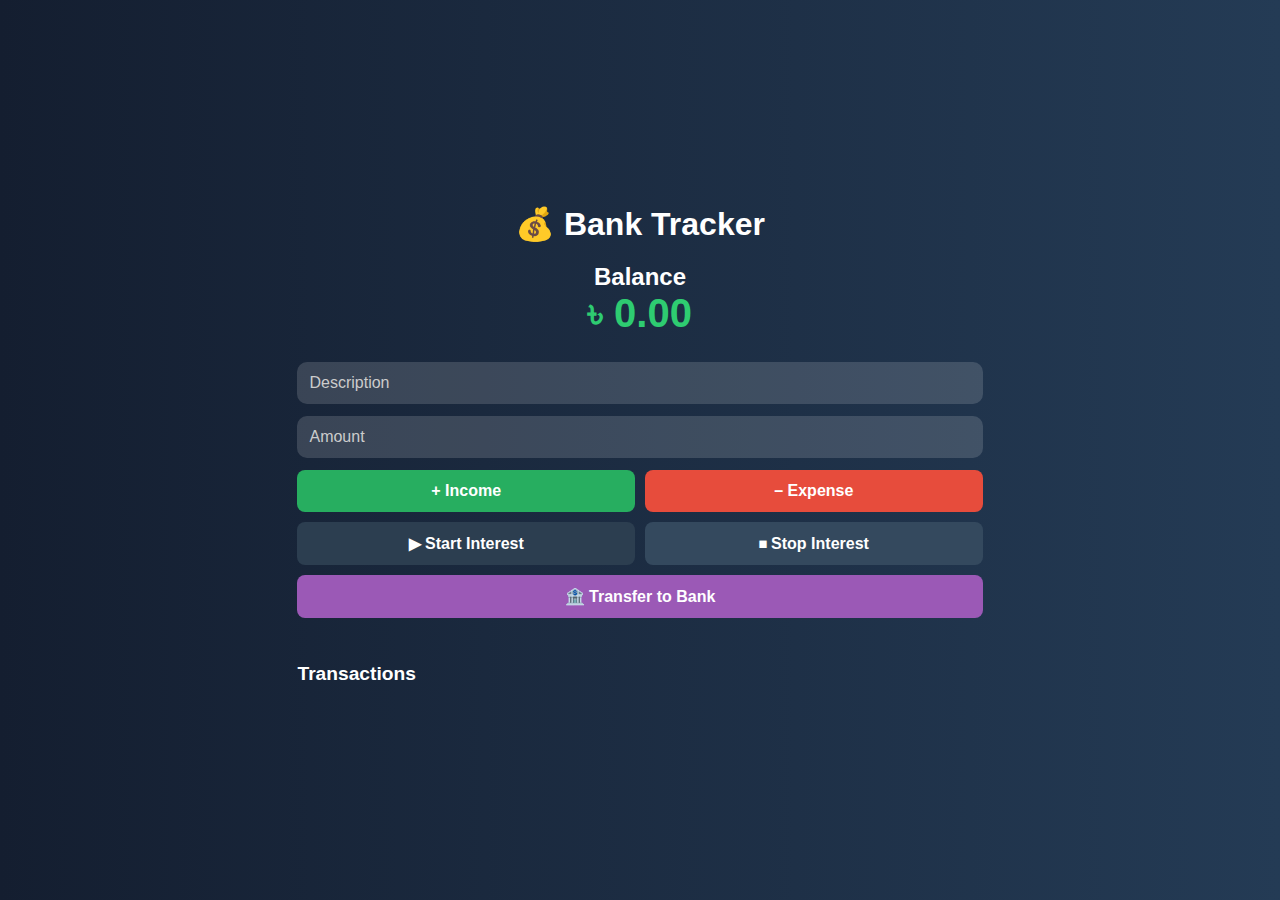
<file: Lesson 4/index.html>
<!DOCTYPE html>
<html lang="en">
<head>
  <meta charset="UTF-8" />
  <meta name="viewport" content="width=device-width, initial-scale=1.0" />
  <title>Bank Tracker UI</title>
  <link rel="stylesheet" href="style.css" />
</head>
<body>
  <div class="container">
    <h1>💰 Bank Tracker</h1>
    <div class="balance-box">
      <h2>Balance</h2>
      <p id="balance">৳ 0.00</p>
    </div>

    <div class="input-section">
      <input type="text" id="description" placeholder="Description" />
      <input type="number" id="amount" placeholder="Amount" />
      <div class="buttons">
  <button onclick="addTransaction('income')">+ Income</button>
  <button onclick="addTransaction('expense')">– Expense</button>
  <button onclick="startInterest()">▶ Start Interest</button>
  <button onclick="stopInterest()">⏹ Stop Interest</button>
  <button onclick="transferToBank()">🏦 Transfer to Bank</button>
</div>


    </div>
     <h3>Transactions</h3>
    <ul id="transaction-list"></ul>
  </div>

  <script src="script.js"></script>
</body>
</html>
</file>
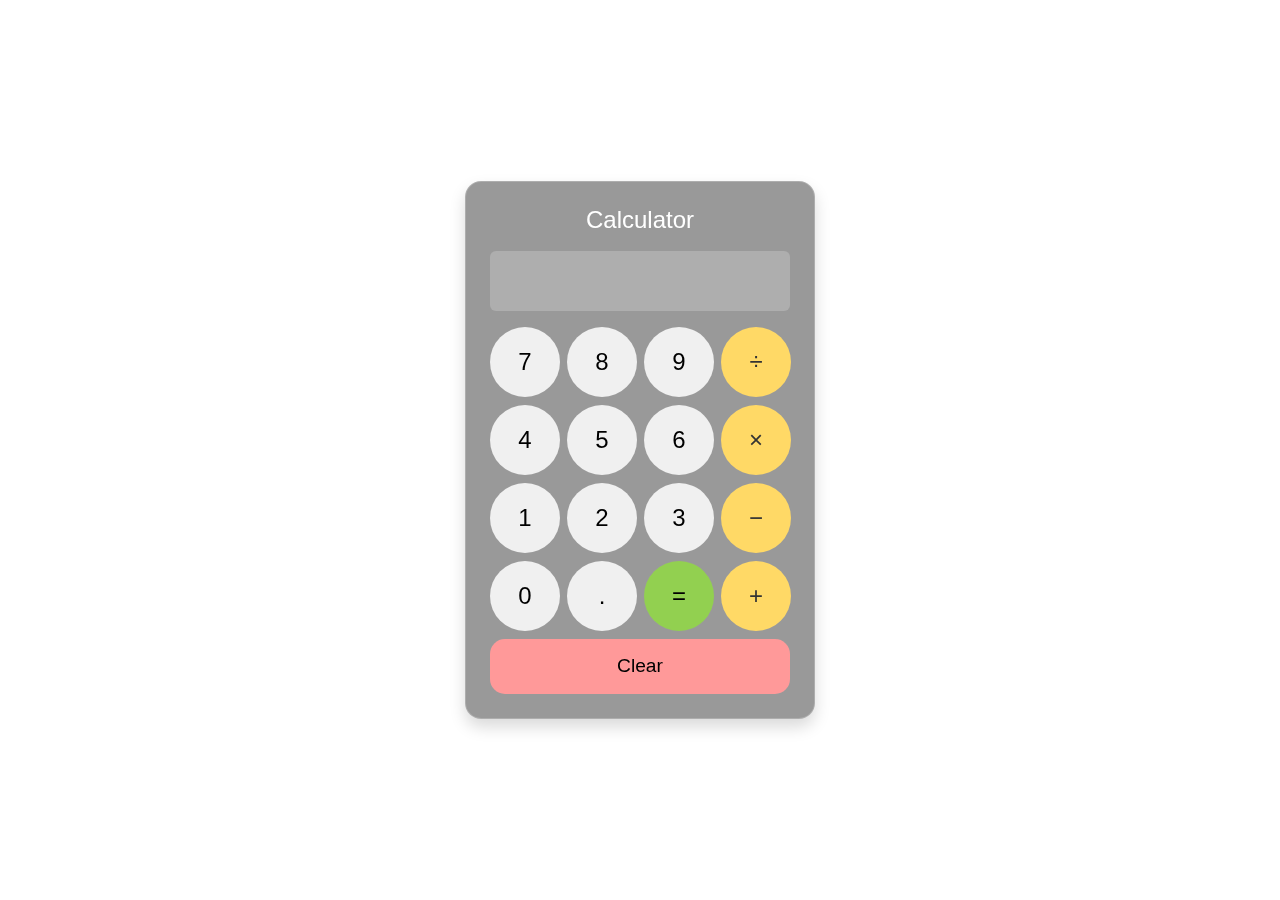
<file: Lesson 5/index.html>
<!DOCTYPE html>
<html lang="en">
<head>
  <meta charset="UTF-8" />
  <title>Animated Calculator</title>
  <link href="https://cdn.jsdelivr.net/npm/bootstrap@5.3.3/dist/css/bootstrap.min.css" rel="stylesheet" />
  <link rel="stylesheet" href="style.css" />
</head>
<body>

  <div class="background-gif"></div>

  <div class="d-flex justify-content-center align-items-center vh-100 position-relative">
    <div class="calculator p-4 rounded-4 shadow position-relative">
      <h4 class="text-center mb-3 text-white">Calculator</h4>
      <input type="text" id="display" class="form-control mb-3 text-end fs-5 input-box" readonly />

      <div class="row g-2">
        <div class="col-3"><button class="btn calc-btn" onclick="press('7')">7</button></div>
        <div class="col-3"><button class="btn calc-btn" onclick="press('8')">8</button></div>
        <div class="col-3"><button class="btn calc-btn" onclick="press('9')">9</button></div>
        <div class="col-3"><button class="btn op-btn" onclick="press('/')">÷</button></div>

        <div class="col-3"><button class="btn calc-btn" onclick="press('4')">4</button></div>
        <div class="col-3"><button class="btn calc-btn" onclick="press('5')">5</button></div>
        <div class="col-3"><button class="btn calc-btn" onclick="press('6')">6</button></div>
        <div class="col-3"><button class="btn op-btn" onclick="press('*')">×</button></div>

        <div class="col-3"><button class="btn calc-btn" onclick="press('1')">1</button></div>
        <div class="col-3"><button class="btn calc-btn" onclick="press('2')">2</button></div>
        <div class="col-3"><button class="btn calc-btn" onclick="press('3')">3</button></div>
        <div class="col-3"><button class="btn op-btn" onclick="press('-')">−</button></div>

        <div class="col-3"><button class="btn calc-btn" onclick="press('0')">0</button></div>
        <div class="col-3"><button class="btn calc-btn" onclick="press('.')">.</button></div>
        <div class="col-3"><button class="btn eq-btn" onclick="calculate()">=</button></div>
        <div class="col-3"><button class="btn op-btn" onclick="press('+')">+</button></div>

        <div class="col-12"><button class="btn clear-btn w-100" onclick="clearDisplay()">Clear</button></div>
      </div>
    </div>
  </div>

  <script>
    function press(val) {
      document.getElementById("display").value += val;
    }

    function calculate() {
      try {
        document.getElementById("display").value = eval(document.getElementById("display").value);
      } catch {
        document.getElementById("display").value = "Error";
      }
    }

    function clearDisplay() {
      document.getElementById("display").value = "";
    }
  </script>
</body>
</html>
</file>
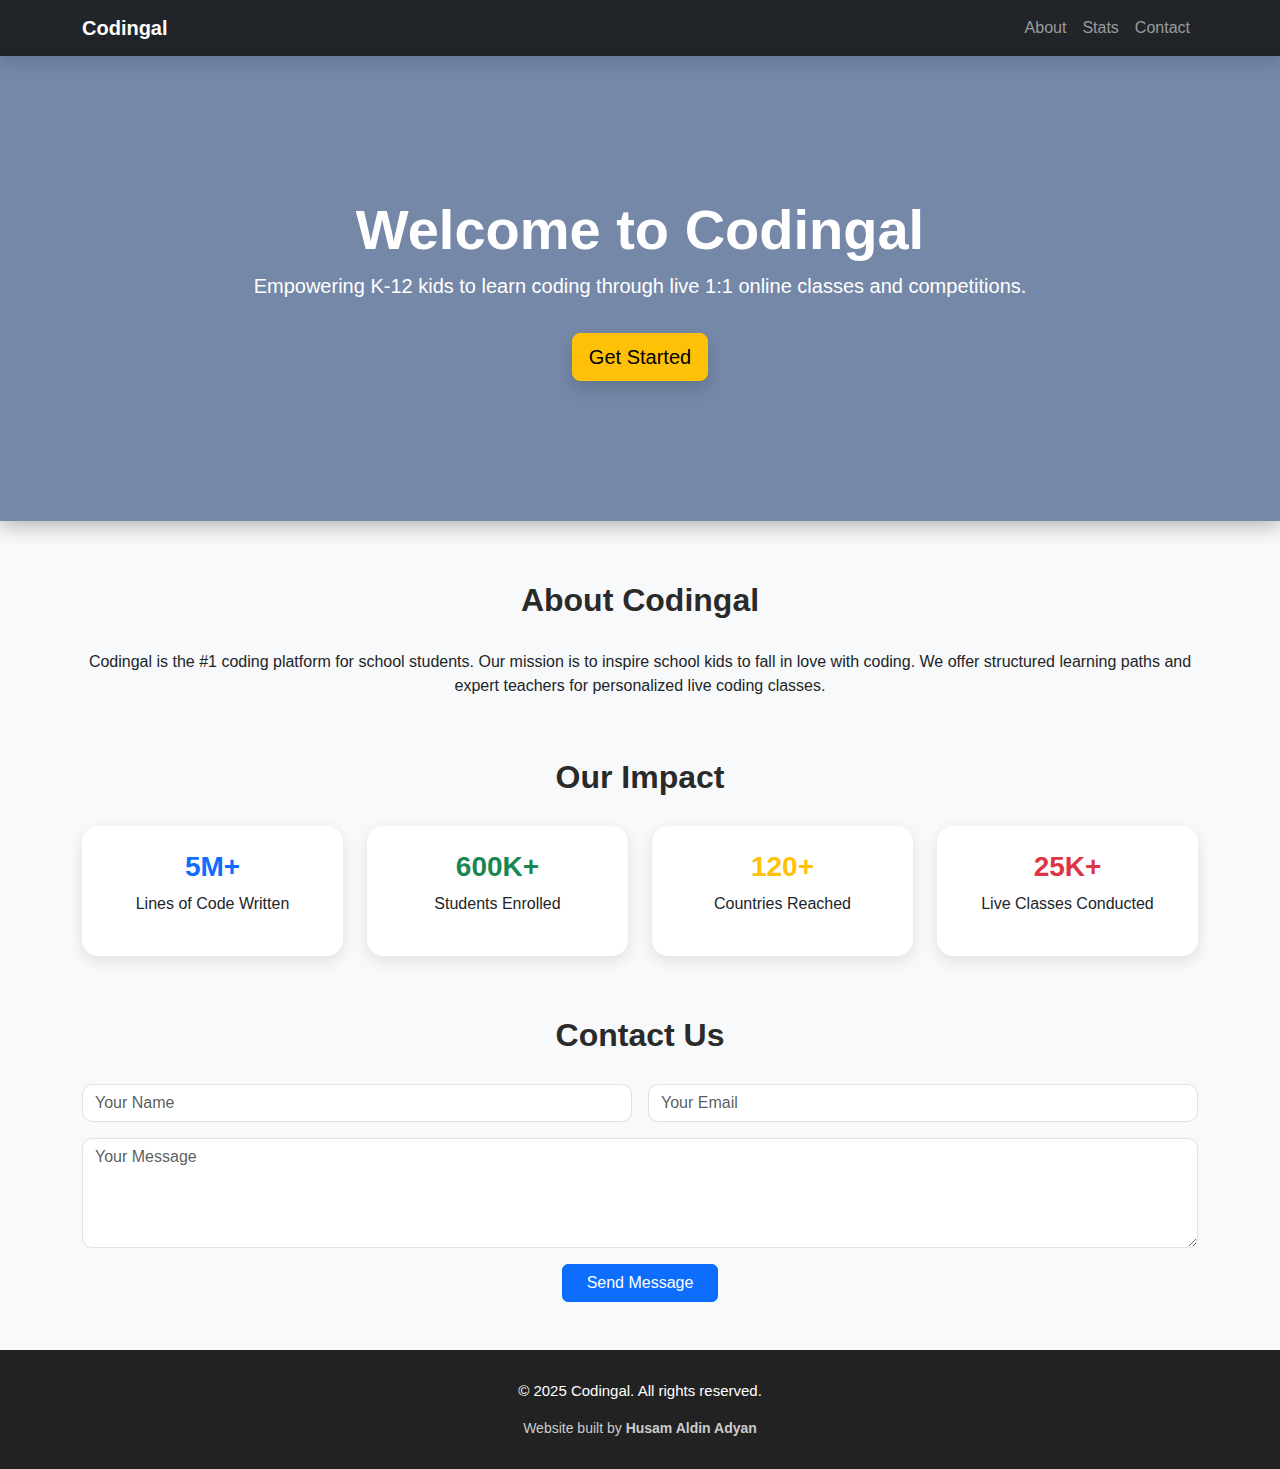
<file: Lesson 1/activity.html>
<!DOCTYPE html>
<html lang="en">
<head>
  <meta charset="UTF-8">
  <meta name="viewport" content="width=device-width, initial-scale=1.0">
  <title>Codingal - Empowering Kids to Code</title>
  <link href="https://cdn.jsdelivr.net/npm/bootstrap@5.3.0/dist/css/bootstrap.min.css" rel="stylesheet">
  <style>
    body {
      font-family: 'Segoe UI', sans-serif;
      background-color: #f8f9fa;
    }
    .hero {
      background: url('https://images.unsplash.com/photo-1596495577886-d920f1fb7238?auto=format&fit=crop&w=1350&q=80') center/cover no-repeat;
      color: white;
      padding: 140px 20px;
      text-align: center;
      box-shadow: 0 4px 20px rgba(0, 0, 0, 0.3);
      position: relative;
    }
    .hero::before {
      content: "";
      position: absolute;
      top: 0;
      left: 0;
      width: 100%;
      height: 100%;
      background-color: rgba(30, 60, 114, 0.6);
      z-index: 1;
    }
    .hero .container {
      position: relative;
      z-index: 2;
    }
    .section-title {
      margin: 60px 0 30px;
      font-weight: bold;
      color: #2a2a2a;
    }
    .card {
      border: none;
      border-radius: 16px;
      box-shadow: 0 5px 15px rgba(0,0,0,0.1);
      transition: transform 0.3s ease, box-shadow 0.3s ease;
    }
    .card:hover {
      transform: translateY(-5px);
      box-shadow: 0 10px 20px rgba(0,0,0,0.2);
    }
    form .form-control {
      border-radius: 10px;
    }
    form button {
      border-radius: 10px;
    }
    footer {
      background: #222;
      color: white;
      padding: 30px 0;
      font-size: 15px;
    }
    .credit {
      font-size: 14px;
      margin-top: 10px;
      color: #ccc;
    }
  </style>
</head>
<body>

  <nav class="navbar navbar-expand-lg navbar-dark bg-dark shadow">
    <div class="container">
      <a class="navbar-brand fw-bold" href="#">Codingal</a>
      <button class="navbar-toggler" type="button" data-bs-toggle="collapse" data-bs-target="#navbarNav">
        <span class="navbar-toggler-icon"></span>
      </button>
      <div class="collapse navbar-collapse" id="navbarNav">
        <ul class="navbar-nav ms-auto">
          <li class="nav-item"><a class="nav-link" href="#about">About</a></li>
          <li class="nav-item"><a class="nav-link" href="#stats">Stats</a></li>
          <li class="nav-item"><a class="nav-link" href="#contact">Contact</a></li>
        </ul>
      </div>
    </div>
  </nav>

  <div class="hero">
    <div class="container">
      <h1 class="display-4 fw-bold">Welcome to Codingal</h1>
      <p class="lead">Empowering K-12 kids to learn coding through live 1:1 online classes and competitions.</p>
      <a href="#contact" class="btn btn-warning btn-lg mt-3 shadow">Get Started</a>
    </div>
  </div>

  <div class="container" id="about">
    <h2 class="section-title text-center">About Codingal</h2>
    <p class="text-center">Codingal is the #1 coding platform for school students. Our mission is to inspire school kids to fall in love with coding. We offer structured learning paths and expert teachers for personalized live coding classes.</p>
  </div>

  <div class="container" id="stats">
    <h2 class="section-title text-center">Our Impact</h2>
    <div class="row text-center">
      <div class="col-md-3">
        <div class="card p-4">
          <h3 class="fw-bold text-primary">5M+</h3>
          <p>Lines of Code Written</p>
        </div>
      </div>
      <div class="col-md-3">
        <div class="card p-4">
          <h3 class="fw-bold text-success">600K+</h3>
          <p>Students Enrolled</p>
        </div>
      </div>
      <div class="col-md-3">
        <div class="card p-4">
          <h3 class="fw-bold text-warning">120+</h3>
          <p>Countries Reached</p>
        </div>
      </div>
      <div class="col-md-3">
        <div class="card p-4">
          <h3 class="fw-bold text-danger">25K+</h3>
          <p>Live Classes Conducted</p>
        </div>
      </div>
    </div>
  </div>

  <div class="container" id="contact">
    <h2 class="section-title text-center">Contact Us</h2>
    <form class="row g-3">
      <div class="col-md-6">
        <input type="text" class="form-control" placeholder="Your Name" required>
      </div>
      <div class="col-md-6">
        <input type="email" class="form-control" placeholder="Your Email" required>
      </div>
      <div class="col-12">
        <textarea class="form-control" placeholder="Your Message" rows="4" required></textarea>
      </div>
      <div class="col-12 text-center">
        <button type="submit" class="btn btn-primary px-4">Send Message</button>
      </div>
    </form>
  </div>

  <footer class="text-center mt-5">
    <p>&copy; 2025 Codingal. All rights reserved.</p>
    <div class="credit">Website built by <strong>Husam Aldin Adyan</strong></div>
  </footer>

  <script src="https://cdn.jsdelivr.net/npm/bootstrap@5.3.0/dist/js/bootstrap.bundle.min.js"></script>
</body>
</html>
</file>
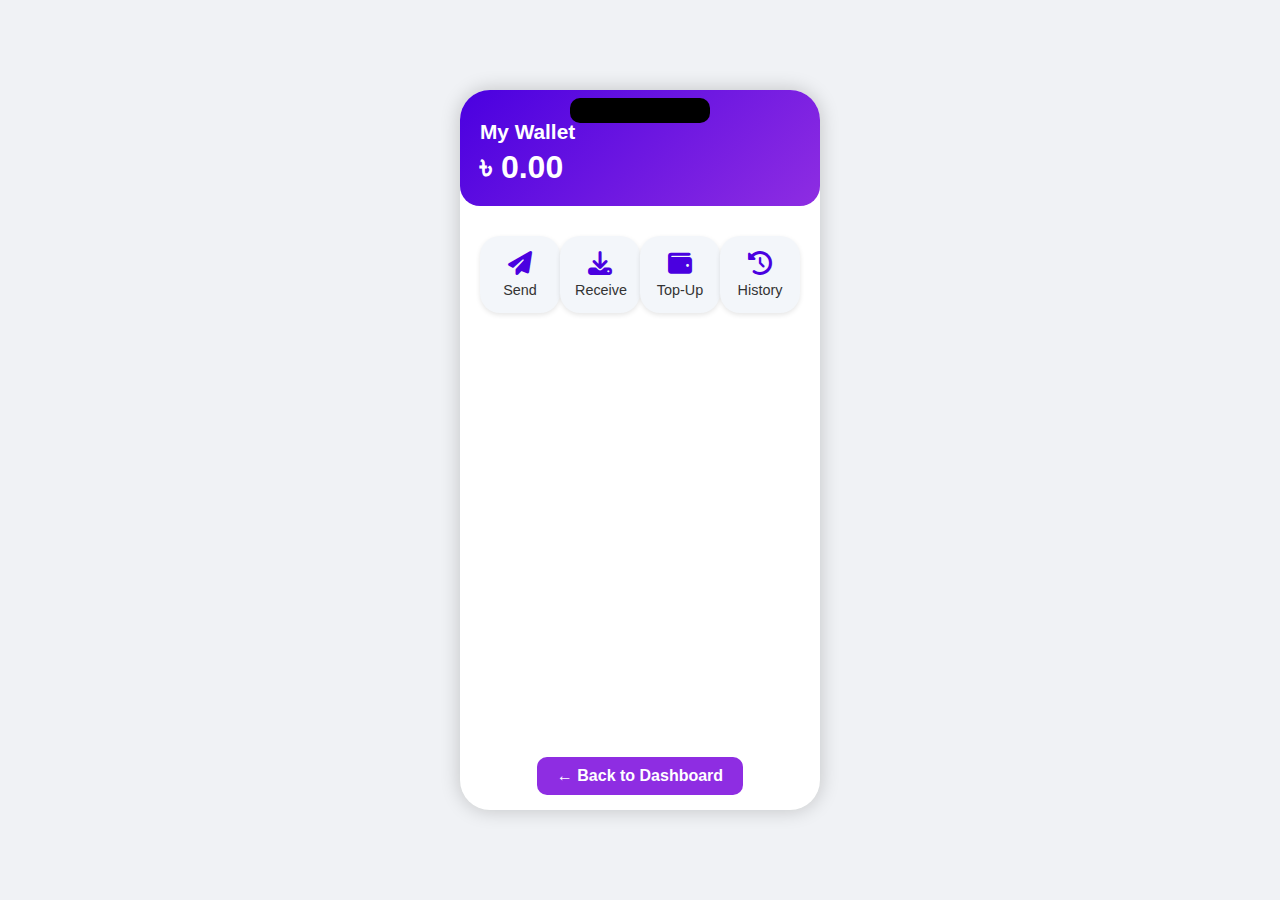
<file: Lesson 4/wallet.html>
<!DOCTYPE html>
<html lang="en">
<head>
  <meta charset="UTF-8" />
  <title>My Wallet</title>
  <link rel="stylesheet" href="style.css">
  <style>
    body {
      font-family: 'Segoe UI', sans-serif;
      background: #f0f2f5;
      display: flex;
      justify-content: center;
      align-items: center;
      height: 100vh;
    }

    .phone-ui {
      width: 360px;
      height: 720px;
      background: #fff;
      border-radius: 30px;
      box-shadow: 0 0 20px rgba(0,0,0,0.2);
      display: flex;
      flex-direction: column;
      overflow: hidden;
      position: relative;
    }

    .top-bar {
      background: linear-gradient(135deg, #4a00e0, #8e2de2);
      padding: 30px 20px 20px;
      color: #fff;
      border-bottom-left-radius: 20px;
      border-bottom-right-radius: 20px;
    }

    .top-bar h2 {
      margin-bottom: 5px;
      font-size: 1.3rem;
    }

    .balance {
      font-size: 2rem;
      font-weight: bold;
    }

    .actions {
      display: flex;
      justify-content: space-around;
      margin: 30px 20px 0;
    }

    .action-button {
      text-align: center;
      background: #f3f6fa;
      border-radius: 20px;
      padding: 15px;
      width: 80px;
      box-shadow: 0 2px 5px rgba(0,0,0,0.1);
      transition: 0.3s;
    }

    .action-button:hover {
      transform: translateY(-3px);
    }

    .action-button i {
      font-size: 1.5rem;
      color: #4a00e0;
    }

    .action-button span {
      display: block;
      font-size: 0.9rem;
      margin-top: 6px;
      color: #333;
    }

    .back-button {
      margin-top: auto;
      padding: 15px 20px;
      text-align: center;
    }

    .back-button a {
      display: inline-block;
      padding: 10px 20px;
      background: #8e2de2;
      color: white;
      border-radius: 10px;
      text-decoration: none;
      font-weight: bold;
    }

    /* Mobile feel */
    .notch {
      width: 140px;
      height: 25px;
      background: #000;
      border-radius: 10px;
      position: absolute;
      top: 8px;
      left: 50%;
      transform: translateX(-50%);
    }
  </style>
  <script>
    window.onload = () => {
      const balance = localStorage.getItem("transferredAmount");
      document.getElementById("wallet-balance").textContent = `৳ ${parseFloat(balance || 0).toFixed(2)}`;
    };
  </script>
  <link rel="stylesheet" href="https://cdnjs.cloudflare.com/ajax/libs/font-awesome/6.4.0/css/all.min.css">
</head>
<body>

  <div class="phone-ui">
    <div class="notch"></div>

    <div class="top-bar">
      <h2>My Wallet</h2>
      <div class="balance" id="wallet-balance">৳ 0.00</div>
    </div>

    <div class="actions">
      <div class="action-button">
        <i class="fas fa-paper-plane"></i>
        <span>Send</span>
      </div>
      <div class="action-button">
        <i class="fas fa-download"></i>
        <span>Receive</span>
      </div>
      <div class="action-button">
        <i class="fas fa-wallet"></i>
        <span>Top-Up</span>
      </div>
      <div class="action-button">
        <i class="fas fa-clock-rotate-left"></i>
        <span>History</span>
      </div>
    </div>

    <div class="back-button">
      <a href="index.html">← Back to Dashboard</a>
    </div>
  </div>

</body>
</html>
</file>
<file: Lesson 5/style.css>
body, html {
  margin: 0;
  padding: 0;
  height: 100%;
  overflow: hidden;
  font-family: Arial, sans-serif;
}

.background-gif {
  background: url("https://c.tenor.com/_eFIBFitATUAAAAd/tenor.gif") no-repeat center center fixed;
  background-size: cover;
  position: fixed;
  top: 0;
  left: 0;
  height: 100%;
  width: 100%;
  z-index: -1;
  opacity: 0.3;
}

.calculator {
  width: 350px;
  backdrop-filter: blur(8px);
  background-color: rgba(0, 0, 0, 0.4);
  color: white;
  border: 1px solid rgba(255, 255, 255, 0.2);
}

.input-box {
  background-color: rgba(255, 255, 255, 0.2);
  color: #fff;
  border: none;
  font-size: 2rem;
  height: 60px;
}

.input-box::placeholder {
  color: #ddd;
}

.btn {
  font-size: 1.5rem;
  width: 70px;
  height: 70px;
  border-radius: 50%; /* makes the buttons circular */
  display: flex;
  justify-content: center;
  align-items: center;
  padding: 0;
  margin: auto;
  border: none;
}

.calc-btn {
  background-color: rgba(255, 255, 255, 0.85);
  color: #000;
}

.op-btn {
  background-color: #ffd966;
  color: #333;
}

.eq-btn {
  background-color: #92d050;
  color: #000;
}

.clear-btn {
  background-color: #ff9999;
  color: #000;
  border-radius: 15px; /* rectangular still for Clear button */
  height: 55px;
  font-size: 1.2rem;
}

.btn:hover {
  opacity: 0.9;
  transform: scale(1.05);
  transition: 0.2s;
}
</file>
<file: Lesson 4/style.css>
/* Reset and base */
* {
  margin: 0;
  padding: 0;
  box-sizing: border-box;
}

body {
  font-family: 'Segoe UI', Tahoma, Geneva, Verdana, sans-serif;
  height: 100vh;
  background: linear-gradient(to right, #141e30, #243b55);
  display: flex;
  align-items: center;
  justify-content: center;
  color: #fff;
}

/* Background blur image */
.background {
  position: absolute;
  width: 100%;
  height: 100%;
  background-image: url('https://images.unsplash.com/photo-1588776814546-ec5d7caee18b?auto=format&fit=crop&w=1920&q=80');
  background-size: cover;
  background-position: center;
  filter: blur(8px);
  z-index: -1;
}

/* Main glass container */
.container.glass {
  background: rgba(255, 255, 255, 0.07);
  box-shadow: 0 8px 32px rgba(31, 38, 135, 0.37);
  backdrop-filter: blur(12px);
  -webkit-backdrop-filter: blur(12px);
  border-radius: 20px;
  padding: 30px;
  width: 90%;
  max-width: 450px;
}

h1 {
  text-align: center;
  margin-bottom: 20px;
  font-size: 2em;
}

.balance-box {
  text-align: center;
  margin-bottom: 25px;
}

#balance {
  font-size: 2.5em;
  font-weight: bold;
  color: #2ecc71;
}

.input-section {
  display: flex;
  flex-direction: column;
  gap: 12px;
  margin-bottom: 25px;
}

.input-section input {
  padding: 12px;
  border-radius: 10px;
  border: none;
  outline: none;
  font-size: 1em;
  background: rgba(255, 255, 255, 0.15);
  color: #fff;
}

.input-section input::placeholder {
  color: #ccc;
}

/* Buttons layout */
.buttons {
  display: flex;
  flex-wrap: wrap;
  gap: 10px;
  justify-content: space-between;
  margin-bottom: 20px;
}

button {
  flex: 1 1 48%;
  padding: 12px;
  font-weight: bold;
  font-size: 1em;
  border: none;
  border-radius: 8px;
  cursor: pointer;
  transition: 0.3s ease;
  color: white;
}

/* Individual button colors */
button:nth-child(1) {
  background: #27ae60; /* Income - green */
}

button:nth-child(2) {
  background: #e74c3c; /* Expense - red */
}

button:nth-child(3) {
  background: #2c3e50; /* Start interest - dark */
}

button:nth-child(4) {
  background: #34495e; /* Stop interest - dark */
}

button:nth-child(5) {
  background: #9b59b6; /* Transfer to bank - purple */
}

button:hover {
  transform: scale(1.05);
}

/* Transaction list */
h3 {
  margin-top: 10px;
  margin-bottom: 10px;
  font-size: 1.2em;
  color: #fff;
}

#transaction-list {
  list-style: none;
  max-height: 200px;
  overflow-y: auto;
  padding-right: 5px;
}

#transaction-list li {
  padding: 10px;
  margin-bottom: 10px;
  background: rgba(255, 255, 255, 0.1);
  border-left: 6px solid;
  border-radius: 8px;
  animation: fadeIn 0.3s ease forwards;
}

.income {
  border-color: #2ecc71;
  color: #2ecc71;
}

.expense {
  border-color: #e74c3c;
  color: #e74c3c;
}

/* Scrollbar styling */
#transaction-list::-webkit-scrollbar {
  width: 6px;
}

#transaction-list::-webkit-scrollbar-thumb {
  background: rgba(255, 255, 255, 0.3);
  border-radius: 5px;
}

/* Animation */
@keyframes fadeIn {
  from { opacity: 0; transform: translateY(10px); }
  to { opacity: 1; transform: translateY(0); }
}
</file>
